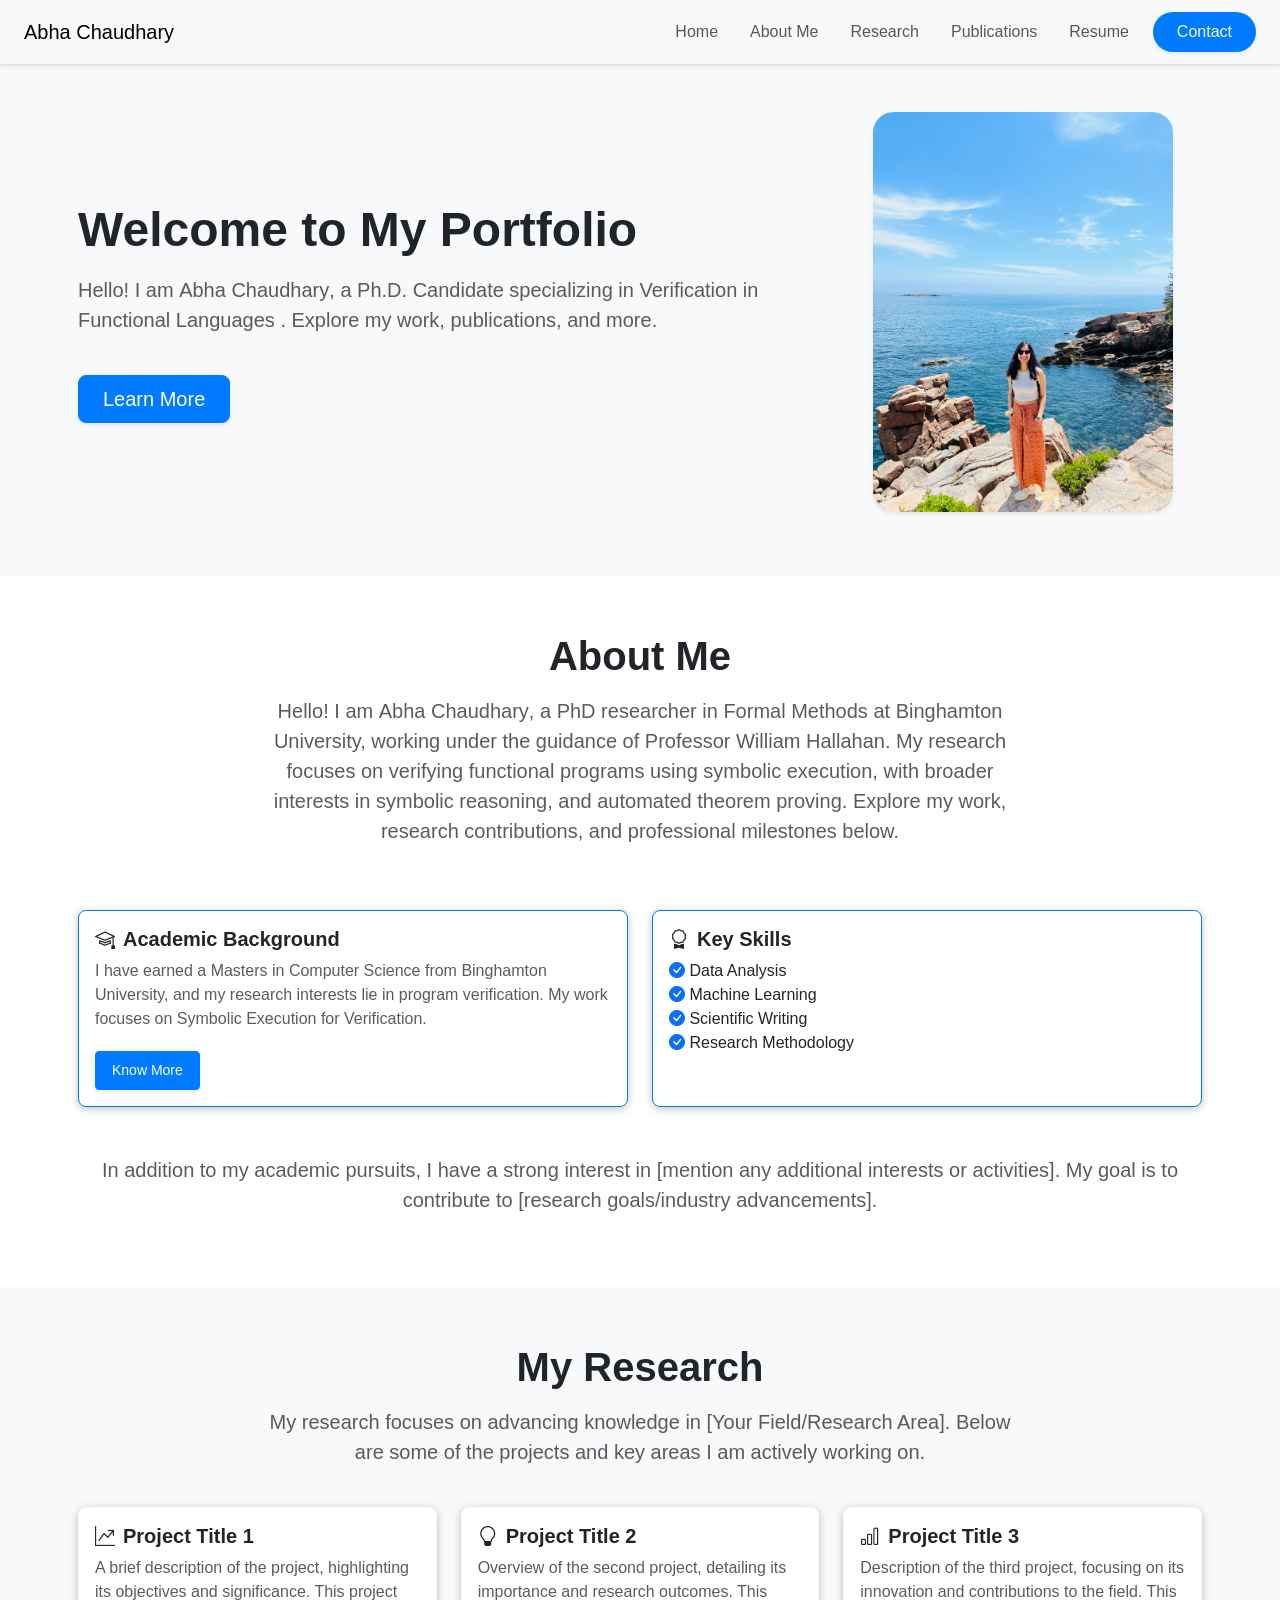
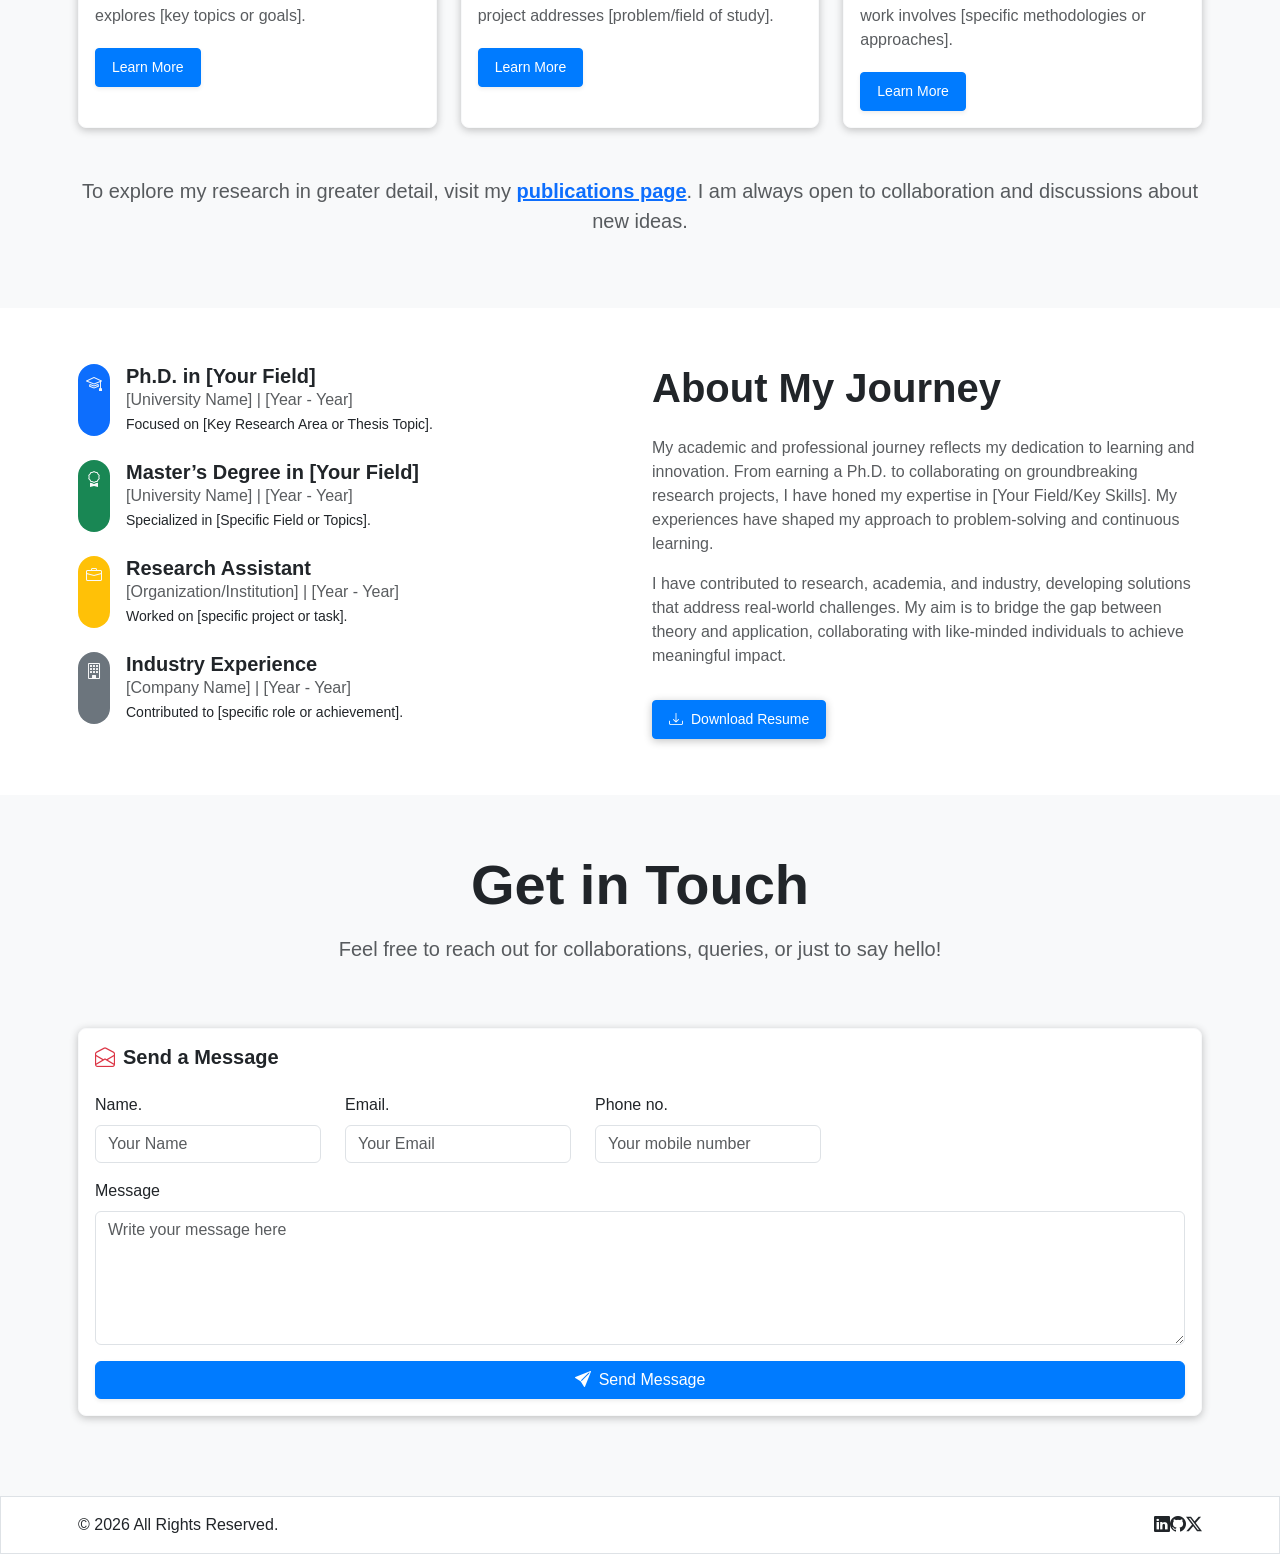
<file: index.html>
<!DOCTYPE html>
<html lang="en">

<head>
    <meta charset="UTF-8">
    <meta name="viewport" content="width=device-width, initial-scale=1.0">
    <title>Student Name</title>

    <!-- Web Icon -->
    <link rel="shortcut icon" href="assets/icon.svg" type="image/svg">

    <!-- BootStrap 5 Css Linking -->
    <link href="https://cdn.jsdelivr.net/npm/bootstrap@5.0.2/dist/css/bootstrap.min.css" rel="stylesheet"
        integrity="sha384-EVSTQN3/azprG1Anm3QDgpJLIm9Nao0Yz1ztcQTwFspd3yD65VohhpuuCOmLASjC" crossorigin="anonymous">

    <!-- BS ICons -->
    <link rel="stylesheet" href="https://cdn.jsdelivr.net/npm/bootstrap-icons@1.11.3/font/bootstrap-icons.min.css">

    <!-- animate style css -->
    <link rel="stylesheet" href="https://cdnjs.cloudflare.com/ajax/libs/animate.css/4.1.1/animate.min.css" />

    <!-- AOS Library -->
    <link href="https://cdn.jsdelivr.net/npm/aos@2.3.4/dist/aos.css" rel="stylesheet">

    <!-- default css -->
    <link rel="stylesheet" href="style.css">
</head>

<body>
    <!-- Base Navbar -->
    <nav class="navbar navbar-expand-lg navbar-light bg-light border-1 border-bottom fixed-top shadow-sm">
        <div class="container-fluid px-4 py-1">
            <!-- Logo -->
            <a class="navbar-brand" href="index.html">Abha Chaudhary</a>
            <!-- Toggle Button for Mobile -->
            <button class="navbar-toggler" type="button" data-bs-toggle="offcanvas" data-bs-target="#offcanvasNav"
                aria-controls="offcanvasNav">
                <span class="navbar-toggler-icon"></span>
            </button>
            <!-- Desktop Navigation Links -->
            <div class="collapse navbar-collapse justify-content-end" id="navbarNav">
                <ul class="navbar-nav gap-3">
                    <li class="nav-item">
                        <a class="nav-link" href="#home" data-aos="fade-right">Home</a>
                    </li>
                    <li class="nav-item">
                        <a class="nav-link" href="#about" data-aos="fade-right" data-aos-delay="100">About Me</a>
                    </li>
                    <li class="nav-item">
                        <a class="nav-link" href="#research" data-aos="fade-right" data-aos-delay="200">Research</a>
                    </li>
                    <li class="nav-item">
                        <a class="nav-link" href="pages/publications.html" data-aos="fade-right"
                            data-aos-delay="300">Publications</a>
                    </li>
                    <li class="nav-item">
                        <a class="nav-link" href="#resume" data-aos="fade-right" data-aos-delay="400">Resume</a>
                    </li>
                    <li class="nav-item">
                        <a class="nav-link btn btn-primary text-light px-4 rounded-5 shadow-sm" href="#contact"
                            data-aos="fade-down" data-aos-delay="500">Contact</a>
                    </li>
                </ul>
            </div>
        </div>
    </nav>

    <!-- Offcanvas Navigation for Mobile -->
    <div class="offcanvas offcanvas-start" tabindex="-1" id="offcanvasNav" aria-labelledby="offcanvasNavLabel">
        <div class="offcanvas-header">
            <h5 class="offcanvas-title" id="offcanvasNavLabel">Menu</h5>
            <button type="button" class="btn-close text-reset" data-bs-dismiss="offcanvas" aria-label="Close"></button>
        </div>
        <div class="offcanvas-body">
            <ul class="navbar-nav">
                <li class="nav-item">
                    <a class="nav-link active" href="#home">Home</a>
                </li>
                <li class="nav-item">
                    <a class="nav-link" href="#about">About Me</a>
                </li>
                <li class="nav-item">
                    <a class="nav-link" href="#research">Research</a>
                </li>
                <li class="nav-item">
                    <a class="nav-link" href="pages/publications.html">Publications</a>
                </li>
                <li class="nav-item">
                    <a class="nav-link" href="#resume">Resume</a>
                </li>
                <li class="nav-item">
                    <a class="nav-link" href="#contact">Contact</a>
                </li>
            </ul>
        </div>
    </div>

    <!-- Sections for the same page -->
    <!-- Home Section -->
    <section id="home" class="py-5 bg-light mt-5" data-aos="fade-down">
        <div class="container py-3">
            <div class="row justify-content-center align-items-center text-center text-md-start">
                <!-- Left Side: Welcome Text -->
                <div class="col-md-8 order-2 order-md-1">
                    <h5 class="display-5 fw-bold" data-aos="fade-down">Welcome to My Portfolio</h5>
                    <p class="lead text-muted mt-3" data-aos="fade-up">
                        Hello! I am <strong>Abha Chaudhary</strong>, a Ph.D. Candidate specializing in <strong>
                            Verification in Functional Languages
                        </strong>. Explore my work, publications, and more.
                    </p>
                    <a href="#about" class="btn btn-primary btn-lg mt-4 px-4 shadow-sm" data-aos="fade-up">Learn
                        More</a>
                </div>
                <!-- Right Side: Image -->
                <div class="col-md-4 order-1 justify-content-center align-content-center d-flex order-md-2 mb-4 mb-md-0"
                    data-aos="fade-left">
                    <img src="assets/ProfilePhoto.jpg" alt="Student Photo" class="img-fluid rounded-5 shadow-sm mx-auto"
                        style="max-width: 300px;">
                </div>
            </div>
        </div>
    </section>

    <!-- About Section -->
    <section id="about" class="py-5 bg-white" data-aos="fade-up">
        <div class="container">
            <div class="row justify-content-center text-center">
                <div class="col-12 col-md-8">
                    <h6 class="display-6 fw-bold" data-aos="fade-down">About Me</h6>
                    <p class="lead text-muted mt-3" data-aos="fade-up">
                        Hello! I am <strong>Abha Chaudhary</strong>, a PhD researcher in Formal Methods at Binghamton University, 
                        working under the guidance of Professor William Hallahan. 
                        My research focuses on verifying functional programs using symbolic execution, 
                        with broader interests in symbolic reasoning, and automated theorem proving. 
                        Explore my work, research contributions, and professional milestones below.
                    </p>
                </div>
            </div>

            <div class="row mt-5">
                <!-- Academic and Professional Highlights -->
                <div class="col-md-6 mb-4" data-aos="fade-up">
                    <div class="card primary-border shadow-cust rounded-3 h-100">
                        <div class="card-body">
                            <h5 class="card-title"><i class="bi bi-mortarboard pe-2"></i>Academic Background</h5>
                            <p class="card-text text-muted">
                                I have earned a Masters in Computer Science from Binghamton University, and my research interests
                                lie in program verification. My work focuses on Symbolic Execution for Verification.
                            </p>
                            <a href="#about" class="btn btn-primary btn-sm mt-1 px-3 py-2 shadow-sm">Know More</a>
                        </div>
                    </div>
                </div>

                <!-- Skills Section -->
                <div class="col-md-6 mb-4" data-aos="fade-up" data-aos-delay="100">
                    <div class="card primary-border shadow-cust rounded-3 h-100">
                        <div class="card-body">
                            <h5 class="card-title"><i class="bi bi-award pe-2"></i>Key Skills</h5>
                            <ul class="list-unstyled">
                                <li><i class="bi bi-check-circle-fill text-primary"></i> Data Analysis</li>
                                <li><i class="bi bi-check-circle-fill text-primary"></i> Machine Learning</li>
                                <li><i class="bi bi-check-circle-fill text-primary"></i> Scientific Writing</li>
                                <li><i class="bi bi-check-circle-fill text-primary"></i> Research Methodology</li>
                            </ul>
                        </div>
                    </div>
                </div>
            </div>

            <!-- More Info Section -->
            <div class="row mt-4">
                <div class="col-12 text-center">
                    <p class="lead text-muted" data-aos="fade-up">
                        In addition to my academic pursuits, I have a strong interest in [mention any additional
                        interests or activities]. My goal is to contribute to [research goals/industry advancements].
                    </p>
                </div>
            </div>
        </div>
    </section>

    <!-- Research Section -->
    <section id="research" class="py-5 bg-light" data-aos="fade-up">
        <div class="container">
            <div class="row justify-content-center text-center">
                <div class="col-12 col-md-8">
                    <h6 class="display-6 fw-bold" data-aos="fade-down">My Research</h6>
                    <p class="lead text-muted mt-3" data-aos="fade-up">
                        My research focuses on advancing knowledge in <strong>[Your Field/Research Area]</strong>.
                        Below are some of the projects and key areas I am actively working on.
                    </p>
                </div>
            </div>

            <!-- Research Projects Grid -->
            <div class="row mt-4">
                <!-- Project 1 -->
                <div class="col-md-4 mb-4" data-aos="fade-up">
                    <div class="card shadow-cust border-light rounded-3 h-100">
                        <div class="card-body">
                            <h5 class="card-title"><i class="bi bi-graph-up-arrow pe-2"></i>Project Title 1</h5>
                            <p class="card-text text-muted">
                                A brief description of the project, highlighting its objectives and significance.
                                This project explores [key topics or goals].
                            </p>
                            <a href="#research" class="btn btn-primary btn-sm mt-1 px-3 py-2 shadow-sm">Learn More</a>
                        </div>
                    </div>
                </div>

                <!-- Project 2 -->
                <div class="col-md-4 mb-4" data-aos="fade-up" data-aos-delay="100">
                    <div class="card shadow-cust border-light rounded-3 h-100">
                        <div class="card-body">
                            <h5 class="card-title"><i class="bi bi-lightbulb pe-2"></i>Project Title 2</h5>
                            <p class="card-text text-muted">
                                Overview of the second project, detailing its importance and research outcomes.
                                This project addresses [problem/field of study].
                            </p>
                            <a href="#research" class="btn btn-primary btn-sm mt-1 px-3 py-2 shadow-sm">Learn More</a>
                        </div>
                    </div>
                </div>

                <!-- Project 3 -->
                <div class="col-md-4 mb-4" data-aos="fade-up" data-aos-delay="200">
                    <div class="card shadow-cust border-light rounded-3 h-100">
                        <div class="card-body">
                            <h5 class="card-title"><i class="bi bi-bar-chart pe-2"></i>Project Title 3</h5>
                            <p class="card-text text-muted">
                                Description of the third project, focusing on its innovation and contributions to the
                                field.
                                This work involves [specific methodologies or approaches].
                            </p>
                            <a href="#research" class="btn btn-primary btn-sm mt-1 px-3 py-2 shadow-sm">Learn More</a>
                        </div>
                    </div>
                </div>
            </div>

            <!-- Additional Research Links -->
            <div class="row mt-4">
                <div class="col-12 text-center">
                    <p class="lead text-muted" data-aos="fade-up">
                        To explore my research in greater detail, visit my <a href="pages/publications.html"
                            class="text-primary fw-bold">publications page</a>.
                        I am always open to collaboration and discussions about new ideas.
                    </p>
                </div>
            </div>
        </div>
    </section>

    <!-- Resume Section -->
    <section id="resume" class="py-5 bg-white" data-aos="fade-up">
        <div class="container">
            <div class="row">
                <!-- Timeline Section (Left) -->
                <div class="col-md-6" data-aos="fade-right">
                    <div class="timeline">
                        <!-- Timeline Item 1 -->
                        <div class="timeline-item mb-4">
                            <div class="d-flex align-content-center">
                                <i class="bi bi-mortarboard rounded-5 bg-primary p-2 me-3 text-light"></i>
                                <div>
                                    <h5 class="fw-bold m-0">Ph.D. in [Your Field]</h5>
                                    <p class="text-muted mb-0">[University Name] | [Year - Year]</p>
                                    <small>Focused on [Key Research Area or Thesis Topic].</small>
                                </div>
                            </div>
                        </div>

                        <!-- Timeline Item 2 -->
                        <div class="timeline-item mb-4">
                            <div class="d-flex align-content-center">
                                <i class="bi bi-award rounded-5 bg-success p-2 me-3 text-light"></i>
                                <div>
                                    <h5 class="fw-bold m-0">Master’s Degree in [Your Field]</h5>
                                    <p class="text-muted mb-0">[University Name] | [Year - Year]</p>
                                    <small>Specialized in [Specific Field or Topics].</small>
                                </div>
                            </div>
                        </div>

                        <!-- Timeline Item 3 -->
                        <div class="timeline-item mb-4">
                            <div class="d-flex align-content-center">
                                <i class="bi bi-briefcase rounded-5 bg-warning p-2 me-3 text-light"></i>
                                <div>
                                    <h5 class="fw-bold m-0">Research Assistant</h5>
                                    <p class="text-muted mb-0">[Organization/Institution] | [Year - Year]</p>
                                    <small>Worked on [specific project or task].</small>
                                </div>
                            </div>
                        </div>

                        <!-- Timeline Item 4 -->
                        <div class="timeline-item">
                            <div class="d-flex align-content-center">
                                <i class="bi bi-building rounded-5 bg-secondary p-2 me-3 text-light"></i>
                                <div>
                                    <h5 class="fw-bold m-0">Industry Experience</h5>
                                    <p class="text-muted mb-0">[Company Name] | [Year - Year]</p>
                                    <small>Contributed to [specific role or achievement].</small>
                                </div>
                            </div>
                        </div>
                    </div>
                </div>

                <!-- Description and Download Section (Right) -->
                <div class="col-md-6 d-flex flex-column align-items-start justify-content-center" data-aos="fade-left">
                    <h4 class="display-6 fw-bold">About My Journey</h4>
                    <p class="text-muted mt-3">
                        My academic and professional journey reflects my dedication to learning and innovation.
                        From earning a Ph.D. to collaborating on groundbreaking research projects, I have honed my
                        expertise
                        in [Your Field/Key Skills]. My experiences have shaped my approach to problem-solving and
                        continuous learning.
                    </p>
                    <p class="text-muted">
                        I have contributed to research, academia, and industry, developing solutions that address
                        real-world challenges.
                        My aim is to bridge the gap between theory and application, collaborating with like-minded
                        individuals to achieve meaningful impact.
                    </p>
                    <a href="assets/resume.pdf" class="btn btn-primary btn-sm mt-3 px-3 py-2 shadow-cust"
                        target="_blank">
                        <i class="bi bi-download pe-2"></i>Download Resume
                    </a>
                </div>
            </div>
        </div>
    </section>

    <!-- Contact Section -->
    <section id="contact" class="py-5 bg-light" data-aos="fade-up">
        <div class="container">
            <!-- Section Header -->
            <div class="row justify-content-center text-center">
                <div class="col-12 col-md-8">
                    <h4 class="display-4 fw-bold" data-aos="fade-down">Get in Touch</h4>
                    <p class="lead text-muted mt-3" data-aos="fade-up">
                        Feel free to reach out for collaborations, queries, or just to say hello!
                    </p>
                </div>
            </div>

            <div class="row mt-5">

                <!-- Contact Form -->
                <div class="col-md-12 mb-4">
                    <div class="card shadow-cust border-light rounded-3 h-100" data-aos="fade-up">
                        <div class="card-body">
                            <h5 class="fw-bold mb-4"><i class="bi bi-envelope-open pe-2 text-danger"></i>Send a Message
                            </h5>
                            <form action="https://formspree.io/f/your-form-id" method="POST">
                                <div class="d-flex gap-4">
                                    <div class="mb-3">
                                        <label for="name" class="form-label">Name.</label>
                                        <input type="text" class="form-control" id="name" name="name"
                                            placeholder="Your Name" required>
                                    </div>
                                    <div class="mb-3">
                                        <label for="email" class="form-label">Email.</label>
                                        <input type="email" class="form-control" id="email" name="_replyto"
                                            placeholder="Your Email" required>
                                    </div>
                                    <div class="mb-3">
                                        <label for="mobile" class="form-label">Phone no.</label>
                                        <input type="mobile" class="form-control" id="mobile" name="_replyto"
                                            placeholder="Your mobile number" required>
                                    </div>
                                </div>

                                <div class="mb-3">
                                    <label for="message" class="form-label">Message</label>
                                    <textarea class="form-control" id="message" name="message" rows="5"
                                        placeholder="Write your message here" required></textarea>
                                </div>
                                <div class="d-grid">
                                    <button type="submit" class="btn btn-primary shadow-sm">
                                        <i class="bi bi-send-fill pe-2"></i>Send Message
                                    </button>
                                </div>
                            </form>
                        </div>
                    </div>
                </div>
            </div>
        </div>
    </section>

    <!-- Footer Section -->
    <footer class="text-dark py-2 border border-top">
        <div class="container d-flex justify-content-between align-items-center">
            <!-- Left: Copyright Text -->
            <p class="mb-0">&copy;
                <script>document.write(new Date().getFullYear());</script> All Rights Reserved.
            </p>

            <!-- Right: Social Media Icons -->
            <div class="d-flex">
                <a href="https://linkedin.com/in/your-profile" target="_blank" class="text-dark nav-link">
                    <i class="bi bi-linkedin"></i>
                </a>
                <a href="https://github.com/your-profile" target="_blank" class="text-dark nav-link">
                    <i class="bi bi-github"></i>
                </a>
                <a href="https://twitter.com/your-profile" target="_blank" class="text-dark nav-link">
                    <i class="bi bi-twitter-x"></i>
                </a>
            </div>
        </div>
    </footer>


    <!-- Scripts -->
    <script src="https://cdn.jsdelivr.net/npm/@popperjs/core@2.9.2/dist/umd/popper.min.js"></script>
    <script src="https://cdn.jsdelivr.net/npm/bootstrap@5.0.2/dist/js/bootstrap.min.js"></script>

    <!-- AOS Script -->
    <script src="https://cdn.jsdelivr.net/npm/aos@2.3.4/dist/aos.js"></script>
    <script>
        AOS.init({
            offset: 90,
            delay: 0, 
            duration: 1000,
            easing: 'ease-in-out',
            once: true,
        });

        // Smooth scrolling with an offset
        document.querySelectorAll('a[href^="#"]').forEach(anchor => {
            anchor.addEventListener('click', function (e) {
                e.preventDefault();

                const targetId = this.getAttribute('href').substring(1);
                const targetElement = document.getElementById(targetId);

                if (targetElement) {
                    const offset = 130; // Adjust this value for the offset
                    const elementPosition = targetElement.getBoundingClientRect().top + window.pageYOffset;
                    const offsetPosition = elementPosition - offset;

                    window.scrollTo({
                        top: offsetPosition,
                        behavior: "smooth"
                    });
                }
            });
        });
    </script>
</body>

</html>
</file>
<file: style.css>
:root {
  /* Primary color scheme */
  --primary-color: #007bff; /* Main Color */
  --secondary-color: #6c757d;
  --dark-color: #343a40;

  /* Typography */
  --font-family: "Helvetica Neue", Arial, sans-serif;
  --base-font-size: 16px;
  --base-line-height: 1.5;

  /* Spacing */
  --spacer: 1rem;

  /* Custom global styles */
  --border-radius: 0.25rem;
}

/* Override Bootstrap variables */
body {
  font-family: var(--font-family);
  font-size: var(--base-font-size);
  line-height: var(--base-line-height);
}

.btn-primary {
  background-color: var(--primary-color) !important;
  border-color: var(--primary-color) !important;
}

.btn-secondary {
  background-color: var(--secondary-color) !important;
  border-color: var(--secondary-color) !important;
}

/* Add more overrides as needed */
.alert-primary {
  background-color: var(--primary-color) !important;
  color: #fff !important;
}

.alert-secondary {
  background-color: var(--secondary-color) !important;
  color: #fff !important;
}

/* Custom elements */
h1,
h2,
h3,
h4,
h5,
h6 {
  margin-bottom: calc(var(--spacer) / 2);
  font-weight: 600;
}

.container {
  padding: calc(var(--spacer) / 2);
}

.rounded-5 {
  border-radius: 1.3rem !important;
}

.primary-border {
  border: 0.3px solid var(--primary-color);
}

.shadow-cust {
  box-shadow: rgba(0, 0, 0, 0.24) 0px 2px 8px;
}
</file>
